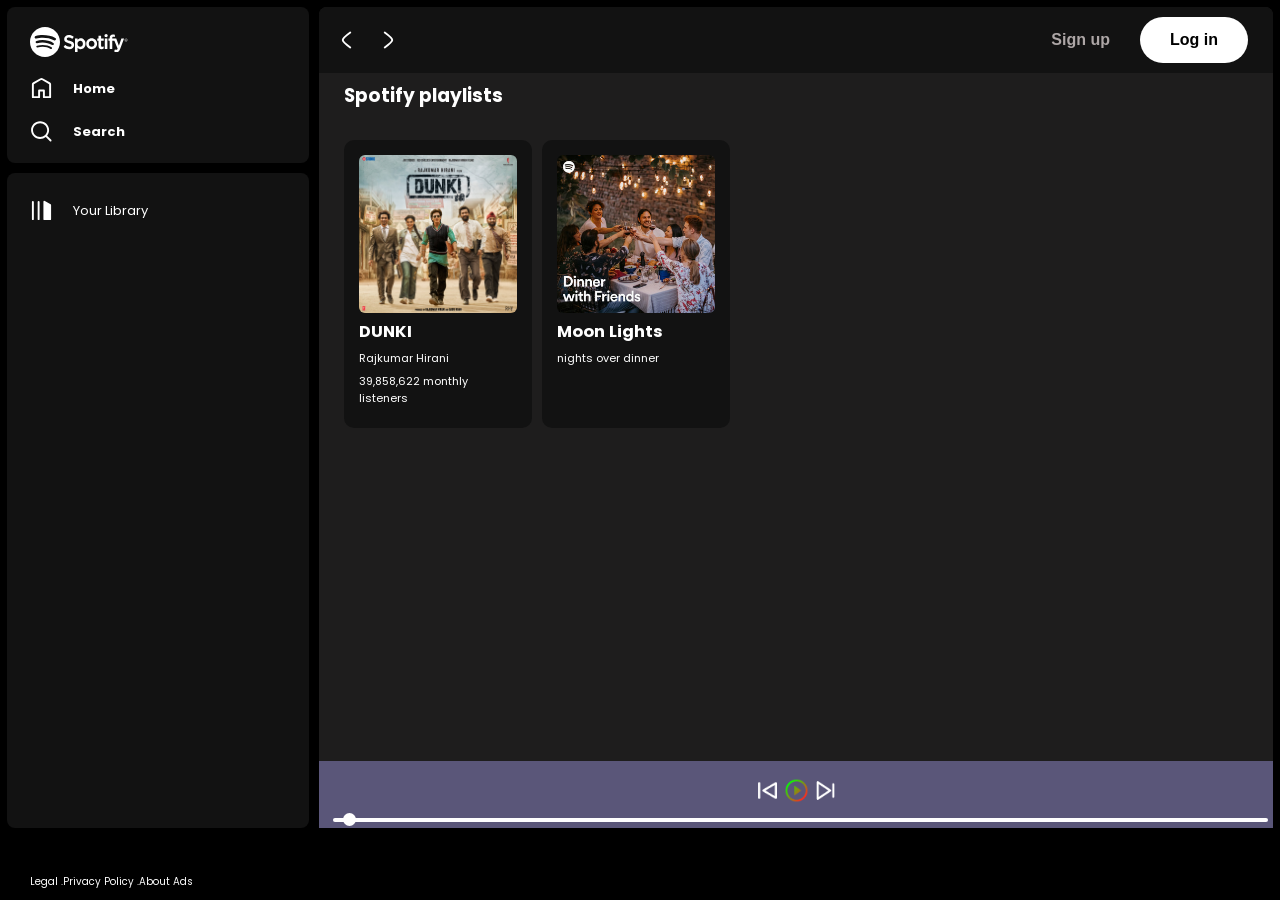
<file: index.html>
<!DOCTYPE html>
<html lang="en">

<head>
  <meta charset="UTF-8">
  <meta name="viewport" content="width=device-width, initial-scale=1.0">
  <meta name="google-site-verification" content="41KAdy6Ni-9hfC2nr8sj3B5UBjnj8WkvTqyudr4c5Tc" />
  <title>Spotify - Web Player: Music for everyone</title>
  <link rel="icon" href="https://open.spotifycdn.com/cdn/images/favicon.0f31d2ea.ico">
  <link rel="stylesheet" href="style/style.css">
</head>

<body>
  <div class="container">
    <!-- main container-left part -->
    <div class="left">

      <!-- main container-left-home part -->
      <div class="home">
        <div class="closlogo">
          <svg class="invert logo " role="img" viewBox="0 0 78 24" aria-label="Spotify" aria-hidden="false" height="30"
            data-encore-id="logoSpotify" class="Svg-sc-6c3c1v-0 dDJltW">
            <title>Spotify</title>
            <path
              d="M31.8234 11.0782C29.8042 10.5836 29.4444 10.2376 29.4444 9.50832C29.4444 8.8202 30.077 8.35677 31.0159 8.35677C31.9262 8.35677 32.8296 8.70885 33.7765 9.43308C33.8051 9.45515 33.8407 9.46318 33.8763 9.45816C33.8937 9.45541 33.9104 9.4491 33.9253 9.43962C33.9403 9.43013 33.9532 9.41767 33.9633 9.40299L34.9496 7.97659C34.9691 7.9483 34.9774 7.91361 34.9728 7.87941C34.9682 7.84522 34.9511 7.81402 34.9249 7.79203C33.7982 6.86416 32.5291 6.41378 31.0456 6.41378C28.8653 6.41378 27.3422 7.75591 27.3422 9.67684C27.3422 11.7372 28.6567 12.4654 30.927 13.0292C32.8592 13.4856 33.1854 13.8688 33.1854 14.5529C33.1854 15.3102 32.5262 15.7817 31.4647 15.7817C30.2855 15.7817 29.3239 15.3744 28.2485 14.4185C28.2354 14.4066 28.22 14.3975 28.2033 14.3918C28.1866 14.3861 28.169 14.3839 28.1515 14.3853C28.1339 14.3867 28.1168 14.3917 28.1012 14.4C28.0856 14.4083 28.0719 14.4197 28.0607 14.4335L26.9547 15.7837C26.9322 15.8106 26.921 15.8454 26.9234 15.8806C26.9258 15.9158 26.9416 15.9487 26.9676 15.9722C28.2199 17.1188 29.7587 17.7236 31.4192 17.7236C33.7695 17.7236 35.2877 16.4066 35.2877 14.3683C35.2877 12.645 34.2845 11.6921 31.8234 11.0782ZM42.31 13.3873C42.31 14.8418 41.4363 15.8579 40.185 15.8579C38.9496 15.8579 38.0165 14.7966 38.0165 13.3873C38.0165 11.9789 38.9486 10.9177 40.186 10.9177C41.4165 10.9177 42.31 11.9559 42.31 13.3873ZM40.6041 9.03385C39.5861 9.03385 38.7499 9.44613 38.061 10.2897V9.3408C38.0613 9.30506 38.0476 9.27066 38.023 9.2451C37.9984 9.21955 37.9648 9.20491 37.9296 9.20438H36.1209C36.1033 9.20451 36.086 9.20814 36.0699 9.21507C36.0537 9.222 36.0391 9.23208 36.0268 9.24475C36.0145 9.25742 36.0048 9.27242 35.9982 9.2889C35.9916 9.30538 35.9883 9.32302 35.9884 9.3408V19.8873C35.9884 19.9626 36.0477 20.0237 36.1209 20.0237H37.9296C37.9648 20.0232 37.9984 20.0086 38.023 19.983C38.0476 19.9575 38.0613 19.9231 38.061 19.8873V16.5581C38.7509 17.3515 39.5861 17.7387 40.6041 17.7387C42.4968 17.7387 44.4123 16.2441 44.4123 13.3873C44.4123 10.5295 42.4968 9.03385 40.6041 9.03385ZM49.3235 15.8729C48.0267 15.8729 47.0502 14.8046 47.0502 13.3873C47.0502 11.9649 47.9931 10.9317 49.2938 10.9317C50.5985 10.9317 51.5819 12.001 51.5819 13.4194C51.5819 14.8408 50.6331 15.8729 49.3235 15.8729ZM49.3235 9.03486C46.8862 9.03486 44.9766 10.9608 44.9766 13.4184C44.9766 15.8499 46.8733 17.7557 49.2938 17.7557C51.739 17.7557 53.6545 15.8368 53.6545 13.3873C53.6545 10.9468 51.7529 9.03385 49.3235 9.03385V9.03486ZM58.8592 9.20438H56.8697V7.11795C56.8699 7.10013 56.8667 7.08243 56.8601 7.06589C56.8536 7.04935 56.8439 7.0343 56.8316 7.0216C56.8192 7.00891 56.8046 6.99883 56.7884 6.99195C56.7722 6.98507 56.7548 6.98152 56.7372 6.98153H54.9285C54.8935 6.98205 54.86 6.99655 54.8354 7.02189C54.8108 7.04723 54.797 7.08137 54.797 7.11694V9.20438H53.9273C53.9098 9.20451 53.8925 9.20815 53.8764 9.21509C53.8604 9.22203 53.8458 9.23213 53.8336 9.24481C53.8213 9.25749 53.8117 9.2725 53.8052 9.28898C53.7988 9.30545 53.7956 9.32306 53.7958 9.3408V10.9357C53.7958 11.0099 53.8551 11.0711 53.9273 11.0711H54.797V15.1969C54.797 16.864 55.6055 17.7096 57.2008 17.7096C57.8491 17.7096 58.3868 17.5722 58.8948 17.2763C58.9152 17.2644 58.9322 17.2474 58.944 17.2268C58.9558 17.2061 58.962 17.1827 58.962 17.1589V15.6402C58.962 15.6171 58.9561 15.5944 58.9451 15.5743C58.934 15.5541 58.9181 15.5371 58.8988 15.5249C58.8797 15.5128 58.8578 15.5059 58.8353 15.5048C58.8128 15.5038 58.7904 15.5086 58.7703 15.5188C58.4214 15.6994 58.0853 15.7817 57.7088 15.7817C57.1286 15.7817 56.8687 15.5108 56.8687 14.906V11.0701H58.8592C58.8768 11.07 58.8941 11.0664 58.9102 11.0594C58.9264 11.0525 58.941 11.0424 58.9533 11.0298C58.9656 11.0171 58.9753 11.0021 58.9819 10.9856C58.9885 10.9691 58.9918 10.9515 58.9917 10.9337V9.33879C58.9918 9.32106 58.9885 9.30347 58.9819 9.28705C58.9753 9.27062 58.9655 9.25569 58.9532 9.2431C58.9409 9.23051 58.9263 9.22052 58.9101 9.2137C58.894 9.20689 58.8767 9.20338 58.8592 9.20338V9.20438ZM65.7926 9.21241V8.95662C65.7926 8.20229 66.0743 7.86525 66.7069 7.86525C67.0834 7.86525 67.3869 7.94249 67.7259 8.05885C67.7458 8.06532 67.7669 8.06688 67.7876 8.06339C67.8082 8.0599 67.8277 8.05146 67.8445 8.03879C67.8617 8.02619 67.8757 8.0096 67.8853 7.99041C67.8949 7.97122 67.8999 7.94998 67.8998 7.92845V6.36563C67.9001 6.33654 67.891 6.30815 67.8741 6.28466C67.8572 6.26118 67.8333 6.24384 67.8059 6.23523C67.3194 6.08322 66.8126 6.00877 66.3036 6.01455C64.6333 6.01455 63.7497 6.97952 63.7497 8.80314V9.19635H62.8809C62.8457 9.19662 62.812 9.211 62.7872 9.23637C62.7624 9.26174 62.7485 9.29603 62.7485 9.33177V10.9347C62.7485 11.0099 62.8078 11.0711 62.8809 11.0711H63.7507V17.4348C63.7507 17.51 63.809 17.5702 63.8821 17.5702H65.6908C65.763 17.5702 65.8223 17.51 65.8223 17.4348V11.0701H67.5114L70.098 17.4317C69.8044 18.1008 69.5148 18.2342 69.1214 18.2342C68.8022 18.2342 68.4671 18.1359 68.1232 17.9433C68.1073 17.9346 68.0898 17.9292 68.0718 17.9275C68.0538 17.9257 68.0357 17.9277 68.0184 17.9333C68.0012 17.9395 67.9854 17.9491 67.9719 17.9617C67.9585 17.9743 67.9478 17.9896 67.9403 18.0065L67.3276 19.3858C67.3133 19.4168 67.3112 19.4522 67.3217 19.4848C67.3321 19.5174 67.3544 19.5447 67.3839 19.5613C67.9715 19.9033 68.6389 20.0787 69.3162 20.0689C70.6504 20.0689 71.3888 19.4309 72.0401 17.7136L75.1772 9.39697C75.1851 9.37633 75.1879 9.35406 75.1855 9.33206C75.1831 9.31005 75.1755 9.28896 75.1633 9.27058C75.1514 9.25244 75.1352 9.23756 75.1162 9.22724C75.0973 9.21693 75.0761 9.21149 75.0546 9.2114H73.1718C73.1441 9.21153 73.1172 9.22039 73.0947 9.23674C73.0722 9.25309 73.0553 9.27614 73.0462 9.30268L71.1179 14.9541L69.0058 9.29867C68.9965 9.27304 68.9797 9.25092 68.9576 9.23531C68.9355 9.21971 68.9092 9.21136 68.8823 9.2114H65.7926V9.21241ZM61.7729 9.20438H59.9642C59.929 9.20491 59.8954 9.21955 59.8708 9.2451C59.8462 9.27066 59.8325 9.30506 59.8328 9.3408V17.4348C59.8328 17.51 59.8921 17.5702 59.9652 17.5702H61.7739C61.8461 17.5702 61.9054 17.51 61.9054 17.4348V9.3398C61.9054 9.30406 61.8915 9.26976 61.8666 9.2444C61.8418 9.21903 61.8082 9.20464 61.7729 9.20438ZM60.8775 5.51902C60.5318 5.52114 60.2011 5.6624 59.958 5.91179C59.7148 6.16117 59.5792 6.49829 59.5807 6.84912C59.5798 7.023 59.6127 7.19536 59.6774 7.35636C59.7421 7.51736 59.8375 7.66384 59.958 7.78745C60.0785 7.91105 60.2218 8.00936 60.3797 8.07675C60.5377 8.14414 60.7071 8.1793 60.8785 8.18022C61.2243 8.1781 61.5552 8.0367 61.7983 7.7871C62.0415 7.53749 62.177 7.20012 62.1752 6.84912C62.1752 6.11385 61.5931 5.51902 60.8775 5.51902ZM76.7951 10.0099H76.464V10.4432H76.7951C76.9602 10.4432 77.059 10.3599 77.059 10.2265C77.059 10.0851 76.9602 10.0099 76.7951 10.0099ZM77.0096 10.6278L77.3704 11.1454H77.0659L76.7427 10.6709H76.464V11.1454H76.21V9.77414H76.805C77.1154 9.77414 77.3199 9.93764 77.3199 10.2115C77.3243 10.3067 77.2956 10.4005 77.2389 10.4765C77.1822 10.5526 77.1011 10.6061 77.0096 10.6278ZM76.7279 9.31873C76.0756 9.31873 75.5824 9.85037 75.5824 10.5014C75.5824 11.1514 76.0726 11.676 76.721 11.676C77.3733 11.676 77.8675 11.1444 77.8675 10.4934C77.8675 9.84335 77.3763 9.31873 76.7279 9.31873ZM76.721 11.8064C76.5529 11.806 76.3865 11.7719 76.2315 11.706C76.0764 11.6401 75.9357 11.5437 75.8175 11.4224C75.6993 11.3012 75.6058 11.1573 75.5426 10.9993C75.4794 10.8412 75.4475 10.672 75.449 10.5014C75.449 9.78517 76.0123 9.18833 76.7279 9.18833C76.896 9.18872 77.0624 9.22285 77.2174 9.28874C77.3725 9.35464 77.5132 9.451 77.6314 9.57229C77.7496 9.69358 77.8431 9.8374 77.9063 9.99547C77.9696 10.1535 78.0014 10.3228 77.9999 10.4934C77.9999 11.2096 77.4366 11.8074 76.721 11.8074V11.8064Z M19.0985 10.6382C15.2302 8.34115 8.85004 8.13001 5.15734 9.25061C4.56443 9.4307 3.93745 9.09586 3.75774 8.50285C3.57803 7.90967 3.91237 7.283 4.50579 7.10274C8.74454 5.81575 15.7911 6.06437 20.244 8.70775C20.7776 9.02438 20.9524 9.71333 20.6363 10.2458C20.3199 10.7793 19.6303 10.9549 19.0985 10.6382ZM17.6847 14.3488C14.4602 12.3664 9.54258 11.7923 5.72724 12.9502C5.23257 13.0996 4.71006 12.8208 4.55976 12.327C4.41084 11.8322 4.68965 11.3109 5.1838 11.1605C9.54206 9.83755 14.9602 10.4784 18.6638 12.7544C19.1038 13.0254 19.2424 13.6014 18.9717 14.0407C18.7003 14.481 18.1247 14.6191 17.6847 14.3488ZM16.475 17.5571C13.657 15.8349 10.1104 15.446 5.93306 16.4002C5.53058 16.4923 5.12966 16.2401 5.03782 15.8377C4.94546 15.4352 5.19677 15.0339 5.60011 14.9421C10.1715 13.8972 14.0923 14.3469 17.2554 16.2796C17.6079 16.4949 17.7191 16.9557 17.5034 17.3084C17.2879 17.6619 16.8275 17.7727 16.475 17.5571ZM0 11.9998C0 18.6277 5.37285 24 12 24C18.6277 24 24 18.6277 24 11.9998C24 5.37264 18.6277 0 12 0C5.37285 0 0 5.37264 0 11.9998Z">
            </path>
          </svg>

          <div class="close">
            <img src="img/close.png" width="15px" class="invert">
          </div>
        </div>

        <li><svg class="invert" data-encore-id="icon" role="img" aria-hidden="true"
            class="Svg-sc-ytk21e-0 bneLcE home-icon" viewBox="0 0 24 24">
            <path
              d="M12.5 3.247a1 1 0 0 0-1 0L4 7.577V20h4.5v-6a1 1 0 0 1 1-1h5a1 1 0 0 1 1 1v6H20V7.577l-7.5-4.33zm-2-1.732a3 3 0 0 1 3 0l7.5 4.33a2 2 0 0 1 1 1.732V21a1 1 0 0 1-1 1h-6.5a1 1 0 0 1-1-1v-6h-3v6a1 1 0 0 1-1 1H3a1 1 0 0 1-1-1V7.577a2 2 0 0 1 1-1.732l7.5-4.33z">
            </path>
          </svg><b>Home</b></li>

        <li><svg class="invert" data-encore-id="icon" role="img" aria-hidden="true"
            class="Svg-sc-ytk21e-0 bneLcE search-icon" viewBox="0 0 24 24"><svg width="24" height="24"
              viewBox="0 0 24 24" xmlns="http://www.w3.org/2000/svg">
              <path
                d="M10.533 1.27893C5.35215 1.27893 1.12598 5.41887 1.12598 10.5579C1.12598 15.697 5.35215 19.8369 10.533 19.8369C12.767 19.8369 14.8235 19.0671 16.4402 17.7794L20.7929 22.132C21.1834 22.5226 21.8166 22.5226 22.2071 22.132C22.5976 21.7415 22.5976 21.1083 22.2071 20.7178L17.8634 16.3741C19.1616 14.7849 19.94 12.7634 19.94 10.5579C19.94 5.41887 15.7138 1.27893 10.533 1.27893ZM3.12598 10.5579C3.12598 6.55226 6.42768 3.27893 10.533 3.27893C14.6383 3.27893 17.94 6.55226 17.94 10.5579C17.94 14.5636 14.6383 17.8369 10.533 17.8369C6.42768 17.8369 3.12598 14.5636 3.12598 10.5579Z">
              </path>
            </svg>
          </svg><b>Search</b></li>
      </div>
      <!--main container-left-your library part -->
      <div class="library">
        <li><svg class="invert" data-encore-id="icon" role="img" aria-hidden="true" viewBox="0 0 24 24"
            class="Svg-sc-ytk21e-0 bneLcE">
            <path
              d="M3 22a1 1 0 0 1-1-1V3a1 1 0 0 1 2 0v18a1 1 0 0 1-1 1zM15.5 2.134A1 1 0 0 0 14 3v18a1 1 0 0 0 1 1h6a1 1 0 0 0 1-1V6.464a1 1 0 0 0-.5-.866l-6-3.464zM9 2a1 1 0 0 0-1 1v18a1 1 0 1 0 2 0V3a1 1 0 0 0-1-1z">
            </path>
          </svg>Your Library</li>

        <div class="songList">
          <ul>

          </ul>
        </div>
        <!--main container-left-library-footer part -->
        <div class="libraryfooter">
          <p>Legal .Privacy Policy .About Ads</p>
        </div>
      </div>
    </div>


    <!-- main container-right part -->
    <div class="right">
      <!-- main container-right-header part -->
      <div class="header">
        <!-- main container-right-header-nav part -->
        <div class="nav">
          <img src="img/humburger.png" class="invert  hamburger" height="30">
          <img src="img/leftnav.svg" height="30px">
          <img src="img/rightnav.svg" height="30px">
        </div>
        <!-- main container-right-header-buttn part -->
        <div class="buttn">
          <button class="signbtn">Sign up</button>
          <button class="loginbtn">Log in</button>
        </div>
      </div>

      <!-- main container-right-spotifyplaylist part -->
      <div class="spotifyplaylist">
        <h3>Spotify playlists</h3>
        <!-- main container-right-spotifyplaylist-card part -->
        <div class="cardcollection" id="cardcollection">

          <div data-folder="cn" class="card">
            <div class="play"><img src="img/cardplay.png" height="17px"></div>
            <img src="img/coverfirst.jpeg">
            <h2>DUNKI</h2>
            <p>Rajkumar Hirani
            <div> 39,858,622 monthly listeners</div>
            </p>
          </div>

          <div data-folder="sc" class="card">
            <div class="play"><img src="img/cardplay.png" height="17px"></div>
            <img src="img/coversecond.jpeg">
            <h2>Moon Lights</h2>
            <p> nights over dinner</p>
          </div>



          <div class="plybar">
            <div class="seekbar"></div>
            <div class="circle"></div>
            <div class="abovebar">
              <div class="songinfo"></div>
              <div class="songbuttons">
                <img id="previous" height="25px" class="songplybutton" src="plybarimg/rewind-button.png">
                <img id="play" height="25px" class="songplybutton" src="plybarimg/play.png">
                <img id="next" height="25px" class="songplybutton" src="plybarimg/next.png">
              </div>
              <div class="songtime"></div>
            </div>
          </div>
        </div>
      </div>
    </div>
  </div>
  <script src="js/scriptt.js"></script>

</body>

</html>
</file>
<file: style/style.css>
@import url('https://fonts.googleapis.com/css2?family=Poppins:wght@400;500;600;700;800&display=swap');

:root {
    --a: 0;
}

* {
    margin: 0;
    padding: 0;
}

body {
    background-color: black;
    color: white;
    font-family: "Poppins", sans-serif;
    font-weight: 400;
    font-style: normal;
}

.poppins-regular {
    font-family: "Poppins", sans-serif;
    font-weight: 400;
    font-style: normal;
}

.poppins-medium {
    font-family: "Poppins", sans-serif;
    font-weight: 500;
    font-style: normal;
}

.poppins-semibold {
    font-family: "Poppins", sans-serif;
    font-weight: 600;
    font-style: normal;
}

.poppins-bold {
    font-family: "Poppins", sans-serif;
    font-weight: 700;
    font-style: normal;
}

.poppins-extrabold {
    font-family: "Poppins", sans-serif;
    font-weight: 800;
    font-style: normal;
}


.invert {
    filter: invert(1);
}



/* main container*/
.container {
    display: flex;
    gap: 10px;
    padding: 7px;
}

/* container-left part of container */
.left {
    display: flex;
    flex-direction: column;
    gap: 10px;
}

/* container-left-home part */
.home {
    width: 20vw;
    background-color: #121212;
    color: white;
    border-radius: 8px;
    padding: 20px 23px;
}

.home li {
    list-style: none;
    display: flex;
    align-items: center;
    margin-top: 20px;
    gap: 20px;
    font-size: small;
}

.home li svg {
    width: 23px;
}

/* container-left-library part */
.library {
    width: 20vw;
    background-color: #121212;
    color: white;
    border-radius: 8px;
    padding: 26px 23px;
    height: 67vh;
}

.library li {
    list-style: none;
    display: flex;
    align-items: center;
    gap: 20px;
    font-size: small;
}

.library li svg {
    width: 23px;
}

.side-plybtn {
    position: absolute;
    right: 10px;
    margin-top: 6px;
}

.songList {
    height: 400PX;
    overflow-y: scroll;
    margin-top: 20px;
}

.songList UL {
    padding-right: 20PX;
    padding: 0 20PX 0 0;
}

.songList ul li {
    display: flex;
    gap: 14px;
    margin-top: 12px;
    font-size: 10px;
    width: 100%;
    margin: 13px 0;
    padding: 12px 8px;
    background-color: rgb(36, 34, 34);
    border-radius: 8px;
    cursor: pointer;
    position: relative;
    display: flex;
}

.libraryfooter {
    position: absolute;
    bottom: 10px;
    font-size: 10px;
}


/* container-right part of container */
.right {
    width: 80vw;
    border-radius: 8px;
    background-color: #1e1d1d;
    position: relative;
}

/* container-right-header part of container */
.right .header {
    display: flex;
    justify-content: space-between;
    align-items: center;
    border-top-right-radius: 8px;
    border-top-left-radius: 8px;
    padding: 10px;
    color: white;
    background-color: #121212;
}

.right .header .nav img {
    width: 35px;
}

.right .header .buttn {
    display: flex;
    gap: 30px;
}

.right .header .buttn button {
    background-color: #121212;
    border: none;
}

.right .header .buttn> :first-child {
    color: rgb(173, 166, 166);
    font-size: 16px;
    font-weight: bold;
    font-weight: 900px;
}

.right .header .buttn> :first-child:hover {
    font-size: 1.1rem;
    color: white;
}

.right .header .buttn>:nth-child(2) {
    color: black;
    background-color: #fff;
    border-radius: 28px;
    padding: 14px 30px;
    font-weight: 600;
    font-size: 16px;
    margin-right: 15px;
}

.right .header .buttn>:nth-child(2):hover {
    font-weight: bold;
    padding: 14px 31px;
    background-color: rgb(232, 223, 223);
}

/* container-right-spotifylists part of container */
.spotifyplaylist {
    padding: 8px 25px;
}

.spotifyplaylist> :first-child {
    margin-bottom: 18px;
}

.cardcollection {
    display: flex;
    gap: 10px;
    flex-wrap: wrap;
    overflow-y: scroll;
    max-height: 67vh;
}


/* container-right-spotifylists cards  part of container */
.play {
    width: 35px;
    height: 35px;
    background-color: rgb(27, 133, 29);
    border-radius: 50%;
    padding: 7px;
    display: flex;
    justify-content: center;
    align-items: center;
    position: absolute;
    top: 118px;
    left: 117px;
    opacity: var(--a);
    transition: all ease-in-out;
}

.card {
    position: relative;
    width: 158px;
    font-size: 11px;
    display: flex;
    flex-direction: column;
    padding: 15px;
    margin-top: 12px;
    border-radius: 10px;
    gap: 6px;
    background-color: #121212;
    transition: all 1.5s;
}

.card:hover {
    background-color: #272626;
    cursor: pointer;
    --a: 1;
}


.card img {
    width: 100%;
    object-fit: contain;
    border-radius: 6px;
}

/* play-bar-sng-ply */
.seekbar {
    position: absolute;
    bottom: 6px;
    height: 4px;
    width: 98%;
    margin-left: 1.5%;
    background-color: rgb(0, 0, 0);
    border-radius: 12px;
    z-index: 9999;
    cursor: pointer;
}

.circle {
    height: 13px;
    width: 13px;
    border-radius: 25px;
    background-color: #000000;
    position: relative;
    top: 48px;
    left: 20px;
    left: 2.5%;
    transition: left 0.5s;
}

.plybar {
    position: absolute;
    bottom: 0;
    left: 0;
    width: 100%;
    background-color: rgb(165, 169, 134);
    padding-top: 4px;
    padding-bottom: 18px;
    filter: invert();
}

.songinfo {
    color: #050505;
    margin-left: 20px;
    max-width: 170px;
}

.songtime {
    color: #050505;
    margin-right: 20px;
    max-width: 170px;

}

.abovebar {
    display: flex;
    justify-content: space-between;
    align-items: center;
}

.songbuttons {
    cursor: pointer;
}



/* dark color scroll bARRR */
/* Targeting Webkit browsers (Chrome, Safari) */
::-webkit-scrollbar {
    width: 12px;
}

::-webkit-scrollbar-track {
    background: #1e1e1e;
    /* Dark background color for the track */
}

::-webkit-scrollbar-thumb {
    background-color: #555;
    /* Dark color for the thumb */
    border-radius: 6px;
    border: 3px solid #050505;
    /* Match track background to create padding effect */
}

::-webkit-scrollbar-thumb:hover {
    background-color: #777;
    /* Lighter shade for hover effect */
}

/* Firefox (Version 64 and later) */
* {
    scrollbar-width: thin;
    /* Smaller width for scrollbar */
    scrollbar-color: #555 #1e1e1e;
    /* Thumb color, Track color */
}

/* Microsoft Edge and IE 11 */
@supports (-ms-overflow-style: none) {
    * {
        -ms-overflow-style: -ms-autohiding-scrollbar;
        /* Auto-hiding scrollbar for IE 11 */
    }
}



/* close for mobile view */
.close {
    display: none;
}

.hamburger {
    display: none;
}

.nav {
    display: flex;
    gap: 7px;
}

.closlogo {
    display: flex;
    justify-content: space-between;
    align-items: center;
}




/* media query for 1050 size screen */
@media screen and (max-width:1050px) {
    .left {
        position: absolute;
        left: -120%;
        transition: all .3s;
        z-index: 1;
        background-color: #050505;
    }

    .home,
    .library {
        width: 30vw;
    }

    .libraryfooter {
        display: none;
    }

    .right {
        width: 100vw;
    }

    .circle {
        top: 47px;
    }

    .plybar {
        width: 97%;
        background-color: rgb(165, 169, 134);
        margin: 0px 8px;
        border-radius: 8px;
        margin-bottom: 10px;
    }

    .seekbar {
        width: 94%;
        margin-left: 18px;
    }

    .close {
        display: block;
    }

    .hamburger {
        display: block;
    }

    .cardcollection {
        height: 67vh;
        margin-bottom: 80px;
    }
}


/* media query for 880 size screen */
@media screen and (max-width:880px) {
    .home,
    .library {
        width: 40vw;
    }
}


/* media query for 700 size screen */
@media screen and (max-width:700px) {
    .home,
    .library {
        width: 50vw;
    }
}


/* media query for 500 size screen */
@media screen and (max-width:500px) {
    .home,
    .library {
        width: 87vw;
    }

    .right .header .buttn>:nth-child(2) {
        padding: 10px 16px;
        margin-right: 1px;
    }

    .spotifyplaylist {
        padding: 18px 10px;
    }

    .cardcollection {
        max-height: 64vh;
        margin-bottom: 70px;
        justify-content: center;
    }

    .card {
        width: 80vw;
        margin: 0;
    }

    .plybar {
        width: 95%;
        font-size: 8px;
    }

    .seekbar {
        width: 90%;
        margin-bottom: 6px;
    }

    .circle {
        top: 41px;
    }

    .abovebar {
        margin-bottom: 8px;
    }

    .songinfo,
    songtime {
        max-width: 70px;
    }

    .songplybutton {
        width: 20px;
        height: 20px;
    }

    .play {
        top: 238px;
        left: 237px;
    }
}


/* media query for 320 size screen */
@media screen and (max-width:340px) {
    .cardcollection {
        max-height: 60vh;
        margin-bottom: 80px;
    }
}
</file>
